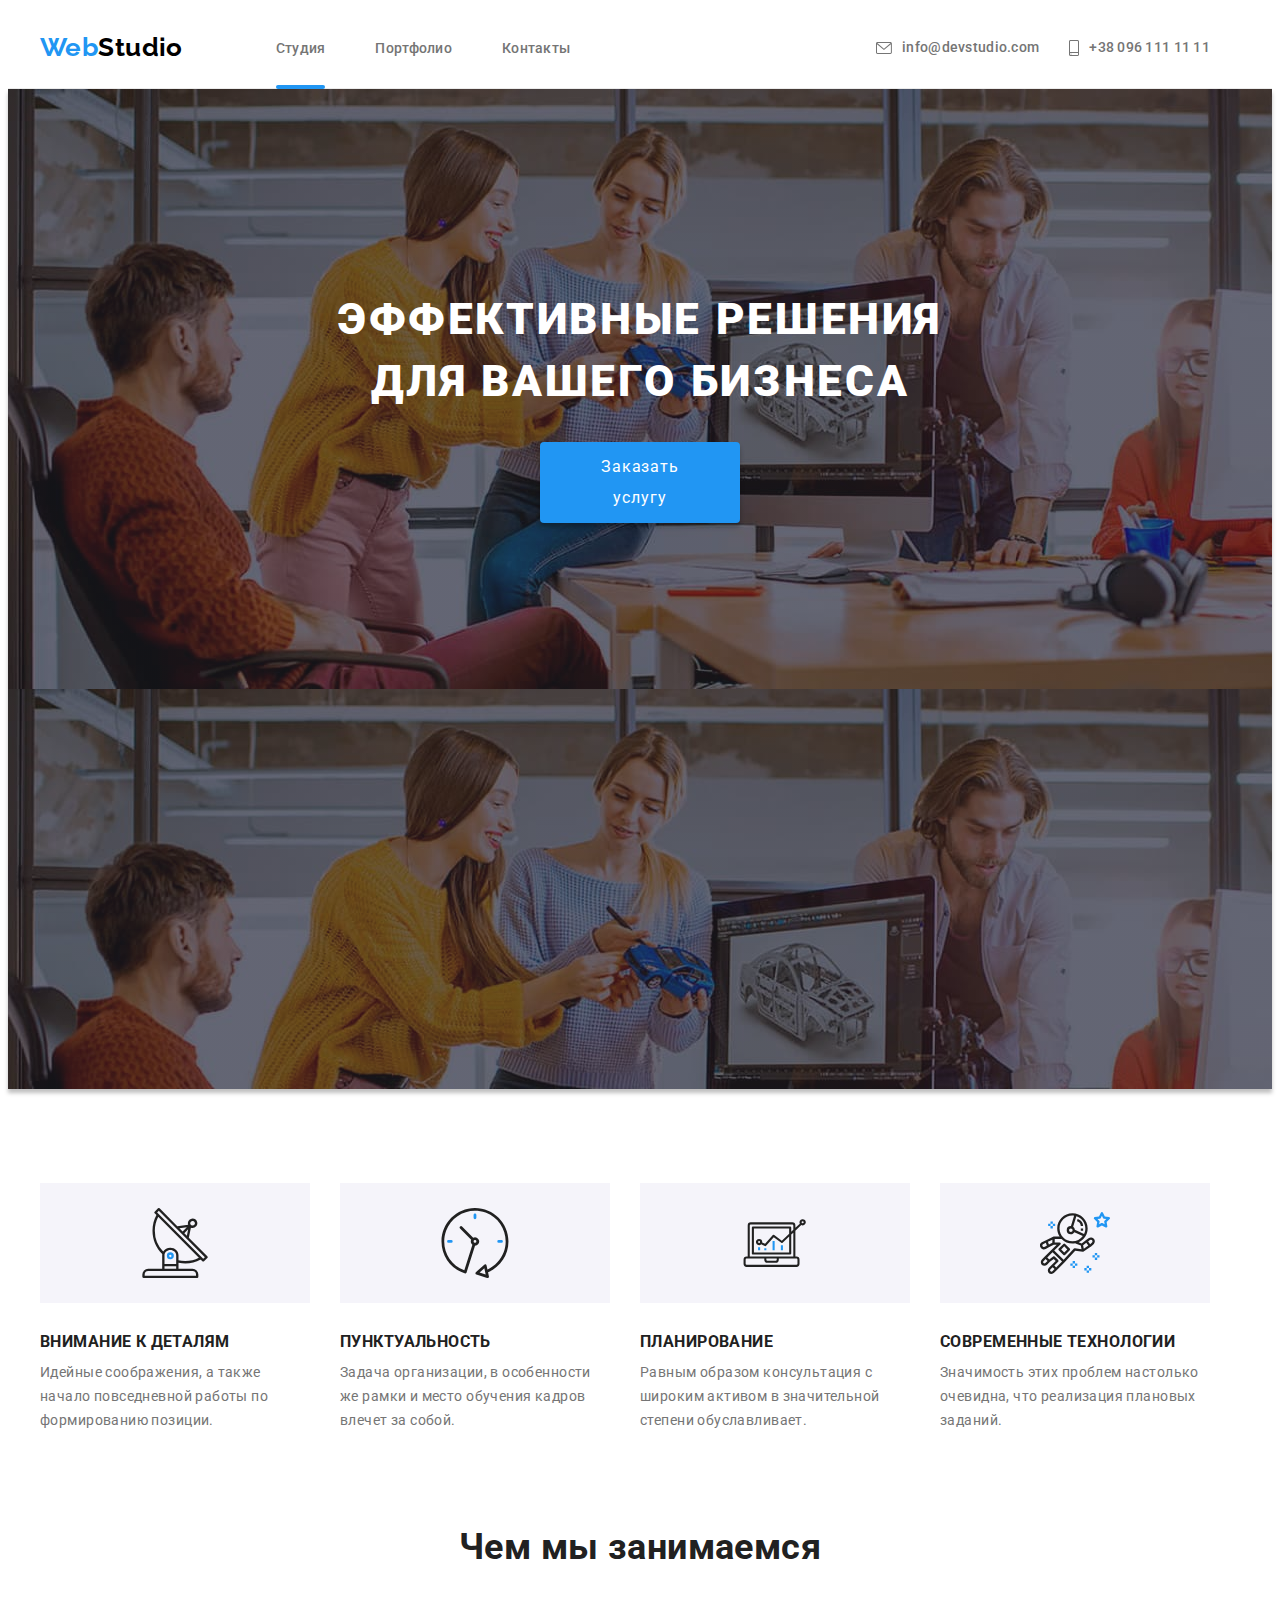
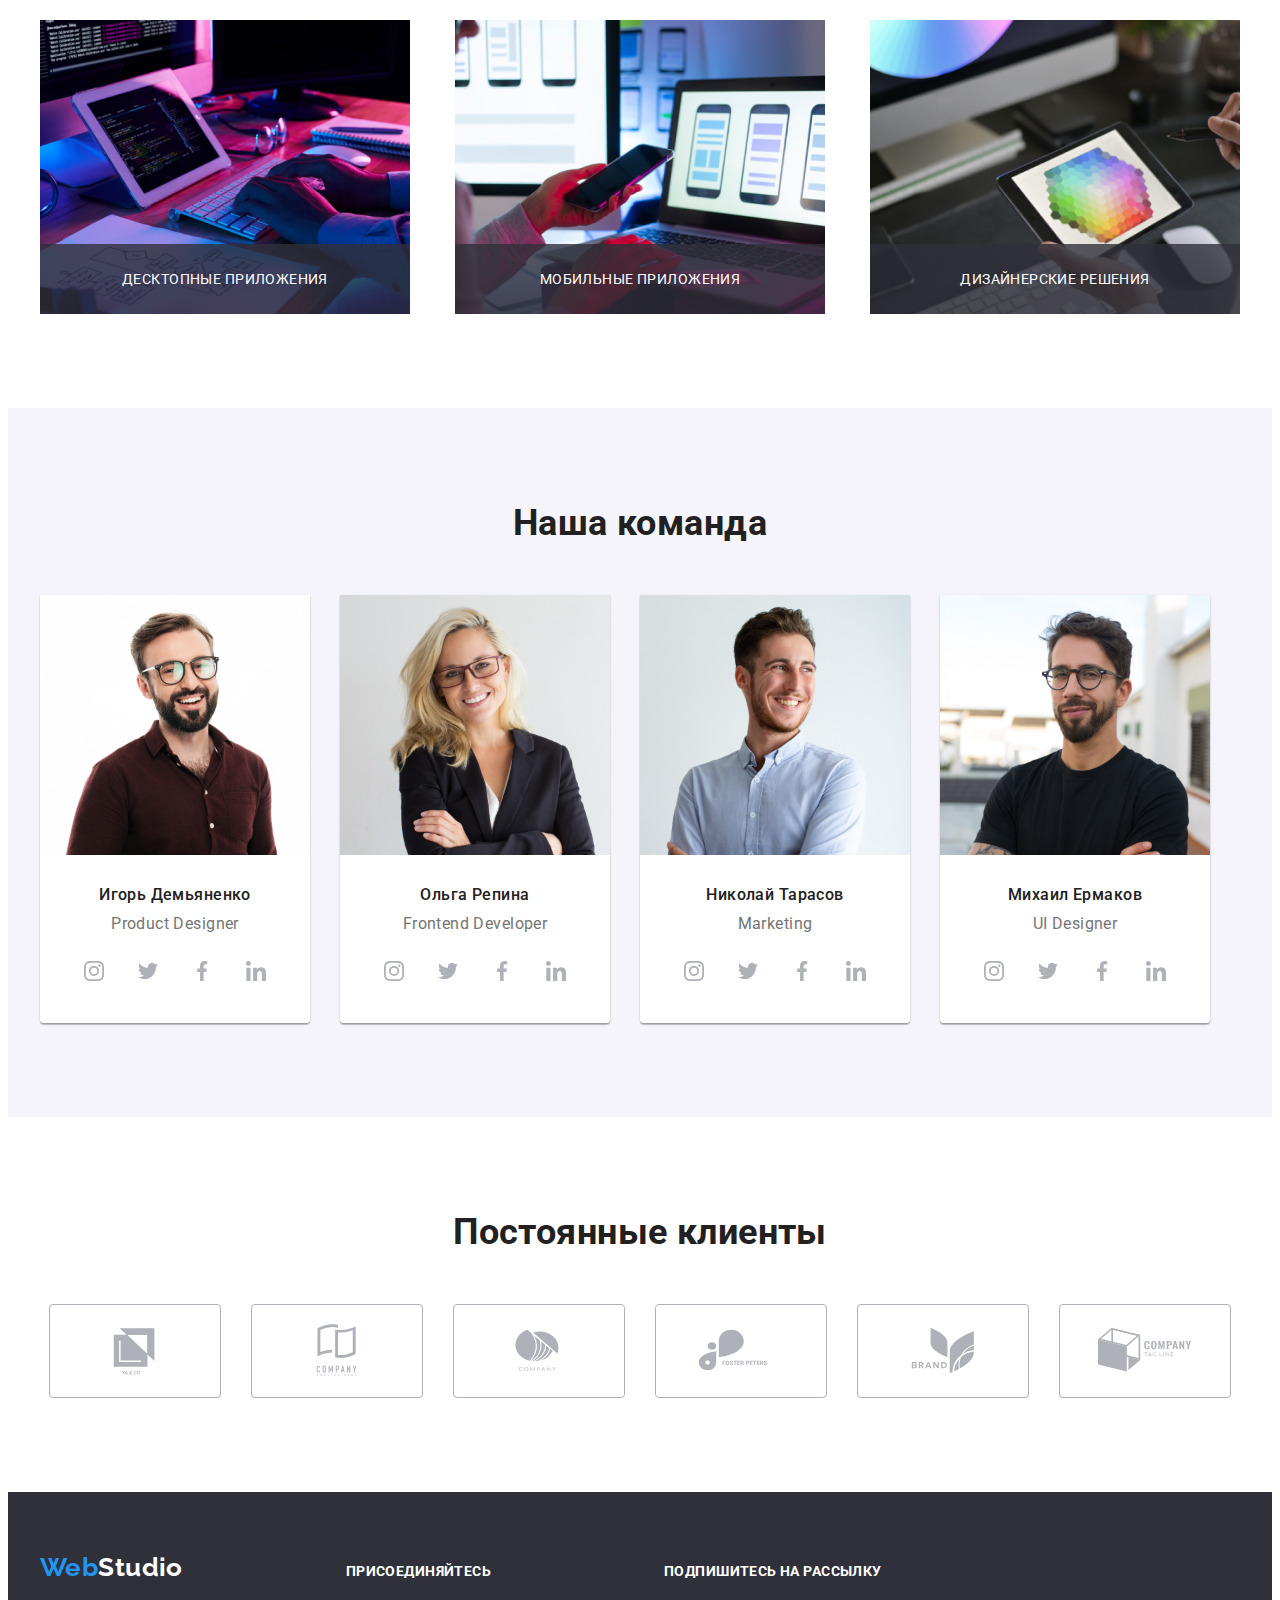
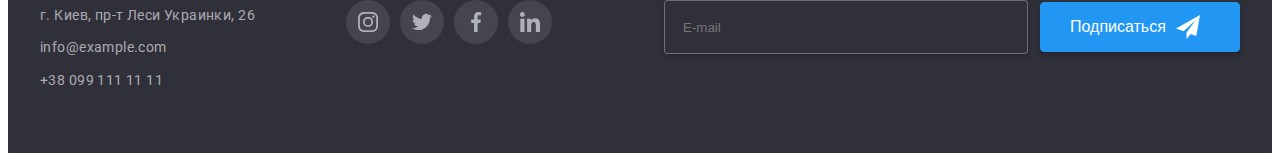
<file: index.html>
<!DOCTYPE html>
<html lang="ru">
<head>
    <meta charset="UTF-8">
    <meta http-equiv="X-UA-Compatible" content="IE=edge">
    <meta name="viewport" content="width=device-width, initial-scale=1.0">
    <title>Document</title>
    <link href="https://fonts.googleapis.com/css2?family=Raleway:wght@700&family=Roboto:wght@400;500;700;900&display=swap"
    rel="stylesheet">
    <link rel="stylesheet" href="https://cdnjs.cloudflare.com/ajax/libs/modern-normalize/1.1.0/modern-normalize.min.css"
        integrity="sha512-wpPYUAdjBVSE4KJnH1VR1HeZfpl1ub8YT/NKx4PuQ5NmX2tKuGu6U/JRp5y+Y8XG2tV+wKQpNHVUX03MfMFn9Q=="
        crossorigin="anonymous" referrerpolicy="no-referrer" />
    <link rel="stylesheet" href="css/main.min.css">
</head>
<body>
    <header class="header">
        <!--Главная строка навигации-->
        <div class="container navbar">
            <a class="logo logo__text" href="/"><span class="logo__web">Web</span>Studio</a>
            <nav class="navbox"> 
                <ul class="site-nav">
                    <li class="site-nav__item"><a class="site-nav__link site-nav__link--current" href="">Студия</a></li>
                    <li class="site-nav__item"><a class="site-nav__link" href="./portfolio.html">Портфолио</a></li>
                    <li class="site-nav__item"><a class="site-nav__link" href="">Контакты</a></li>
                </ul>
            </nav>
                <ul class="contactbox">
                    <li>
                        <a class="contactbox__link contactbox--accent" href="mailto:info@devstudio.com">
                        <svg class="contactbox__icon" width="16" height="12">
                            <use href='./img/icons.svg#icon-envelope'></use>
                        </svg>
                        info@devstudio.com</a>  
                    </li>
                    <li>
                        <a class="contactbox__link contactbox--accent" href="tel:+380961111111">
                        <svg class="contactbox__icon" width="10" height="16">
                            <use href='./img/icons.svg#icon-smartphone'></use>
                        </svg>
                        +38 096 111 11 11</a>
                    </li>
                </ul>
        </div>
    </header>

    <main>
        <!--Герой-->
        <section class="hero-section">
            <div class="container">
                <h1 class="section-text">Эффективные решения<br> для вашего бизнеса</h1>
                <button data-modal-open class="hero-button" type="button">Заказать услугу</button>
            </div>
            <div class="backdrop is-hidden" data-modal>
                <div class="modal">
                    <button data-modal-close class="modal-button modal__button">
                    <svg class="icon-close" width="11" height="11">
                        <use href="img/icons.svg#icon-Vector"></use>
                    </svg>
                    </button>
                    <b class="modal__text">Оставьте свои данные, мы вам перезвоним</b>
                    <form class="modal-form">
                        <label class="modal-form__input-box">
                            Имя
                            <input type="text" name="name" class="modal-form__input" required/>
                            <svg class="modal-form__input-icon">
                                <use href="img/icons.svg#icon-person-black-18dp"></use>
                            </svg>
                        </label>
                        <label class="modal-form__input-box">
                            Телефон
                            <input type="tel" name="tel"  class="modal-form__input" pattern="[0-9]{10}" required/>
                            <svg class="modal-form__input-icon">
                                <use href="img/icons.svg#icon-phone-black-18dp"></use>
                            </svg>
                        </label>
                        <label class="modal-form__input-box">
                            Почта
                            <input type="email" name="email" class="modal-form__input" required/>
                            <svg class="modal-form__input-icon">
                                <use href="img/icons.svg#icon-email-black-18dp"></use>
                            </svg>
                        </label>
                        <label class="modal-form__input-box">
                            Комментарий
                            <textarea name="comment" id="#" class="modal-form__textarea" placeholder="Введите текст"></textarea>
                        </label>
                        <input type="checkbox" class="modal-form__checkbox" id="policy-check">
                        <label class="modal-form__box" for="policy-check">
                            Соглашаюсь с рассылкой и принимаю &nbsp; <a href="">Условия договора</a>
                        </label>
                        <button type="submit" class="modal-form__submit submit-btn">Отправить</button>
                        
                    </form>
                </div>
            </div>
        </section>
        
        <!--Наши преимущества-->     
        <section class="section adv">
            <div class="container">
                <h2 class="section-title">Наши преимущества</h2>
                <ul class="advantage">
                    <li class="advantage__item">
                        <div class="advantage__icon">
                            <svg class="advantage__icon-antenna" width="70" height="70">
                                <use href='./img/icons.svg#icon-antenna'></use>
                            </svg>
                        </div>
                        <h3 class="advantage__title">Внимание к деталям</h3>
                        <p class="advantage__text">Идейные соображения, а также начало повседневной работы по формированию позиции.</p>
                    </li>
                    <li class="advantage__item">
                        <div class="advantage__icon">
                            <svg class="advantage__icon-clock" width="70" height="70">
                                <use href='./img/icons.svg#icon-clock'></use>
                            </svg>
                        </div>
                        <h3 class="advantage__title">Пунктуальность</h3>
                        <p class="advantage__text">Задача организации, в особенности же рамки и место обучения кадров влечет за собой.</p>
                    </li>
                    <li class="advantage__item">
                        <div class="advantage__icon">
                            <svg class="advantage__icon-diagram" width="70" height="70">
                                <use href='./img/icons.svg#icon-diagram'></use>
                            </svg>
                        </div>
                        <h3 class="advantage__title">Планирование</h3>
                        <p class="advantage__text">Равным образом консультация с широким активом в значительной степени обуславливает.</p>
                    </li>
                    <li class="advantage__item">
                        <div class="advantage__icon">
                            <svg class="advantage__icon-astronaut" width="70" height="70">
                                <use href='./img/icons.svg#icon-astronaut'></use>
                            </svg>
                        </div>
                        <h3 class="advantage__title">Современные технологии</h3>
                        <p class="advantage__text">Значимость этих проблем настолько очевидна, что реализация плановых заданий.</p>
                    </li>
                </ul>
            </div>
        </section>

        <!--Чем мы занимаемся-->
        <section class="section">
            <div class="container">
                <h2 class="section-directions-title">Чем мы занимаемся</h2>
                <ul class="directions">
                    <li class="directions__item">
                        <img class="directions__img" src="./img/box1.jpg" alt="box1" width="370">
                        <p class="directions__text">ДЕСКТОПНЫЕ ПРИЛОЖЕНИЯ</p>
                    </li>
                    <li class="directions__item">
                        <img class="directions__img" src="./img/box2.jpg" alt="box2" width="370">
                        <p class="directions__text">МОБИЛЬНЫЕ ПРИЛОЖЕНИЯ</p>
                    </li>
                    <li class="directions__item">
                        <img class="directions__img" src="./img/box3.jpg" alt="box3" width="370">
                        <p class="directions__text">ДИЗАЙНЕРСКИЕ РЕШЕНИЯ</p>
                    </li>
                </ul>
            </div>
        </section>

        <!--Наша команда-->
        <section class="our-team-section">
            <div class="container">
            <h2 class="our-team-title">Наша команда</h2>
            <ul class="person">          
                <li class="person__item">
                    <img src="./img/teamcard1.jpg" alt="team card 1" width="270">
                    <div class="person__card">
                        <h3 class="person__name">Игорь Демьяненко</h3>
                        <p class="person__profession">Product Designer</p>
                        <ul class="social-list">
                            <li class="social-list__item">
                                <a href="" class="social-list__link" aria-label="instagram">
                                    <svg class="social-list__icon" width="20">
                                        <use href="img/icons.svg#icon-instagram"></use>
                                    </svg>
                                </a>
                            </li>
                            <li class="social-list__item">
                                <a href="" class="social-list__link" aria-label="twitter">
                                    <svg class="social-list__icon" width="20">
                                        <use href="img/icons.svg#icon-twitter"></use>
                                    </svg>
                                </a>
                            </li>
                            <li class="social-list__item">
                                <a href="" class="social-list__link" aria-label="facebook">
                                    <svg class="social-list__icon" width="20">
                                        <use href="img/icons.svg#icon-facebook"></use>
                                    </svg>
                                </a>
                            </li>
                            <li class="social-list__item">
                                <a href="" class="social-list__link" aria-label="linkedin">
                                    <svg class="social-list__icon" width="20">
                                        <use href="img/icons.svg#icon-linkedin"></use>
                                    </svg>
                                </a>
                            </li>
                        </ul>
                    </div>
                </li>   
                <li class="person__item">
                    <img src="./img/teamcard2.jpg" alt="team card 2" width="270">
                    <div class="person__card">
                        <h3 class="person__name">Ольга Репина</h3>
                        <p class="person__profession">Frontend Developer</p>
                        <ul class="social-list">
                            <li class="social-list__item">
                                <a href="" class="social-list__link" aria-label="instagram">
                                    <svg class="social-list__icon" width="20">
                                        <use href="img/icons.svg#icon-instagram"></use>
                                    </svg>
                                </a>
                            </li>
                            <li class="social-list__item">
                                <a href="" class="social-list__link" aria-label="twitter">
                                    <svg class="social-list__icon" width="20">
                                        <use href="img/icons.svg#icon-twitter"></use>
                                    </svg>
                                </a>
                            </li>
                            <li class="social-list__item">
                                <a href="" class="social-list__link" aria-label="facebook">
                                    <svg class="social-list__icon" width="20">
                                        <use href="img/icons.svg#icon-facebook"></use>
                                    </svg>
                                </a>
                            </li>
                            <li class="social-list__item">
                                <a href="" class="social-list__link" aria-label="linkedin">
                                    <svg class="social-list__icon" width="20">
                                        <use href="img/icons.svg#icon-linkedin"></use>
                                    </svg>
                                </a>
                            </li>
                        </ul>
                    </div>                
                </li>
                <li class="person__item">
                    <img src="./img/teamcard3.jpg" alt="team card 3" width="270">
                    <div class="person__card">
                        <h3 class="person__name">Николай Тарасов</h3>
                        <p class="person__profession">Marketing</p>
                        <ul class="social-list">
                            <li class="social-list__item">
                                <a href="" class="social-list__link" aria-label="instagram">
                                    <svg class="social-list__icon" width="20">
                                        <use href="img/icons.svg#icon-instagram"></use>
                                    </svg>
                                </a>
                            </li>
                            <li class="social-list__item">
                                <a href="" class="social-list__link" aria-label="twitter">
                                    <svg class="social-list__icon" width="20">
                                        <use href="img/icons.svg#icon-twitter"></use>
                                    </svg>
                                </a>
                            </li>
                            <li class="social-list__item">
                                <a href="" class="social-list__link" aria-label="facebook">
                                    <svg class="social-list__icon" width="20">
                                        <use href="img/icons.svg#icon-facebook"></use>
                                    </svg>
                                </a>
                            </li>
                            <li class="social-list__item">
                                <a href="" class="social-list__link" aria-label="linkedin">
                                    <svg class="social-list__icon" width="20">
                                        <use href="img/icons.svg#icon-linkedin"></use>
                                    </svg>
                                </a>
                            </li>
                        </ul>
                    </div>                   
                </li>
                <li class="person__item">
                    <img src="./img/teamcard4.jpg" alt="team card 4" width="270">
                    <div class="person__card">
                        <h3 class="person__name">Михаил Ермаков</h3>
                        <p class="person__profession">UI Designer</p>
                        <ul class="social-list">
                            <li class="social-list__item">
                                <a href="" class="social-list__link" aria-label="instagram">
                                    <svg class="social-list__icon" width="20">
                                        <use href="img/icons.svg#icon-instagram"></use>
                                    </svg>
                                </a>
                            </li>
                            <li class="social-list__item">
                                <a href="" class="social-list__link" aria-label="twitter">
                                    <svg class="social-list__icon" width="20">
                                        <use href="img/icons.svg#icon-twitter"></use>
                                    </svg>
                                </a>
                            </li>
                            <li class="social-list__item">
                                <a href="" class="social-list__link" aria-label="facebook">
                                    <svg class="social-list__icon" width="20">
                                        <use href="img/icons.svg#icon-facebook"></use>
                                    </svg>
                                </a>
                            </li>
                            <li class="social-list__item">
                                <a href="" class="social-list__link" aria-label="linkedin">
                                    <svg class="social-list__icon" width="20">
                                        <use href="img/icons.svg#icon-linkedin"></use>
                                    </svg>     
                                </a>
                            </li>
                        </ul>
                    </div> 
                </li>
            </ul>
            </div>
        </section>
        <section class="section">
            <div class="container">
                <h2 class="title-clients">Постоянные клиенты</h2>
                <ul class="clients">
                    <li class="clients__item">
                    <a class="clients__link" href="">
                        <svg class="clients__logo" width="106">
                            <use href="img/icons.svg#icon-Client1"></use>
                        </svg>
                    </a>
                    </li>
                    <li class="clients__item">
                        <a class="clients__link" href="">
                            <svg class="clients__logo" width="106">
                                <use href="img/icons.svg#icon-Client2"></use>
                            </svg>
                        </a>
                    </li>
                    <li class="clients__item">
                        <a class="clients__link" href="">
                            <svg class="clients__logo" width="106">
                                <use href="img/icons.svg#icon-Client3"></use>
                            </svg>
                        </a>
                    </li>
                    <li class="clients__item">
                        <a class="clients__link" href="">
                            <svg class="clients__logo" width="106">
                                <use href="img/icons.svg#icon-Client4"></use>
                            </svg>
                        </a>  
                    </li>
                    <li class="clients__item">
                        <a class="clients__link" href="">
                            <svg class="clients__logo" width="106">
                                <use href="img/icons.svg#icon-Client5"></use>
                            </svg>
                        </a> 
                    </li>
                    <li class="clients__item">
                        <a class="clients__link" href="">
                            <svg class="clients__logo" width="106">
                                <use href="img/icons.svg#icon-Client6"></use>
                            </svg>
                        </a>  
                    </li>
                </ul>
            </div>
        </section>
    </main>

    <!--Контакты-->   
    <footer class="footer-section">
        <div class="container footer">
            <div class="logo">
                <a class="logo__text logo__text--footer" href="/"><span class="logo__web">Web</span>Studio</a>
                <address class="address--text">
                    <ul>
                        <li class="address__item"><a class="address__link" href="">г. Киев, пр-т Леси Украинки, 26</a></li>
                        <li class="address__item"><a class="address__link" href="mailto:info@example.com">info@example.com</a></li>
                        <li class="address__item"><a class="address__link" href="tel:+380991111111">+38 099 111 11 11</a></li>
                    </ul>
                </address>
            </div>
            <div class="footer-social">  
            <h3 class="footer-social-title">ПРИСОЕДИНЯЙТЕСЬ</h3>
            <ul class="social-list">
                <li class="social-list__item">
                    <a href="#" class="social-list__link social-list__link--bgr" aria-label="instagram">
                        <svg class="social-list__icon" width="20">
                            <use href="img/icons.svg#icon-instagram"></use>
                        </svg>
                    </a>
                </li>
                <li class="social-list__item">
                    <a href="#" class="social-list__link social-list__link--bgr" aria-label="twitter">
                        <svg class="social-list__icon" width="20">
                            <use href="img/icons.svg#icon-twitter"></use>
                        </svg>
                    </a>
                </li>
                <li class="social-list__item">
                    <a href="#" class="social-list__link social-list__link--bgr" aria-label="facebook">
                        <svg class="social-list__icon" width="20">
                            <use href="img/icons.svg#icon-facebook"></use>
                        </svg>
                    </a>
                </li>
                <li class="social-list__item">
                    <a href="#" class="social-list__link social-list__link--bgr" aria-label="linkedin">
                        <svg class="social-list__icon" width="20">
                            <use href="img/icons.svg#icon-linkedin"></use>
                        </svg>
                    </a>
                </li>
            </ul>
            </div>
            <form class="form-email">
              <h3 class="footer-social-title">ПОДПИШИТЕСЬ НА РАССЫЛКУ</h3>
                <div class="submit">
                    <label for="E-mail"></label>
                    <input type="email" class="submit__input" name="E-mail" id="E-mail" placeholder="E-mail" />
                    <button type="submit" class="submit__button">Подписаться
                        <svg class="submit__icon" width="24">
                            <use href="img/icons.svg#icon-send"></use>
                        </svg>
                    </button>
                </div>
            </form>
        </div>
    </footer>
<script src="./js/modal.js"></script>
</body>
</html>
</file>
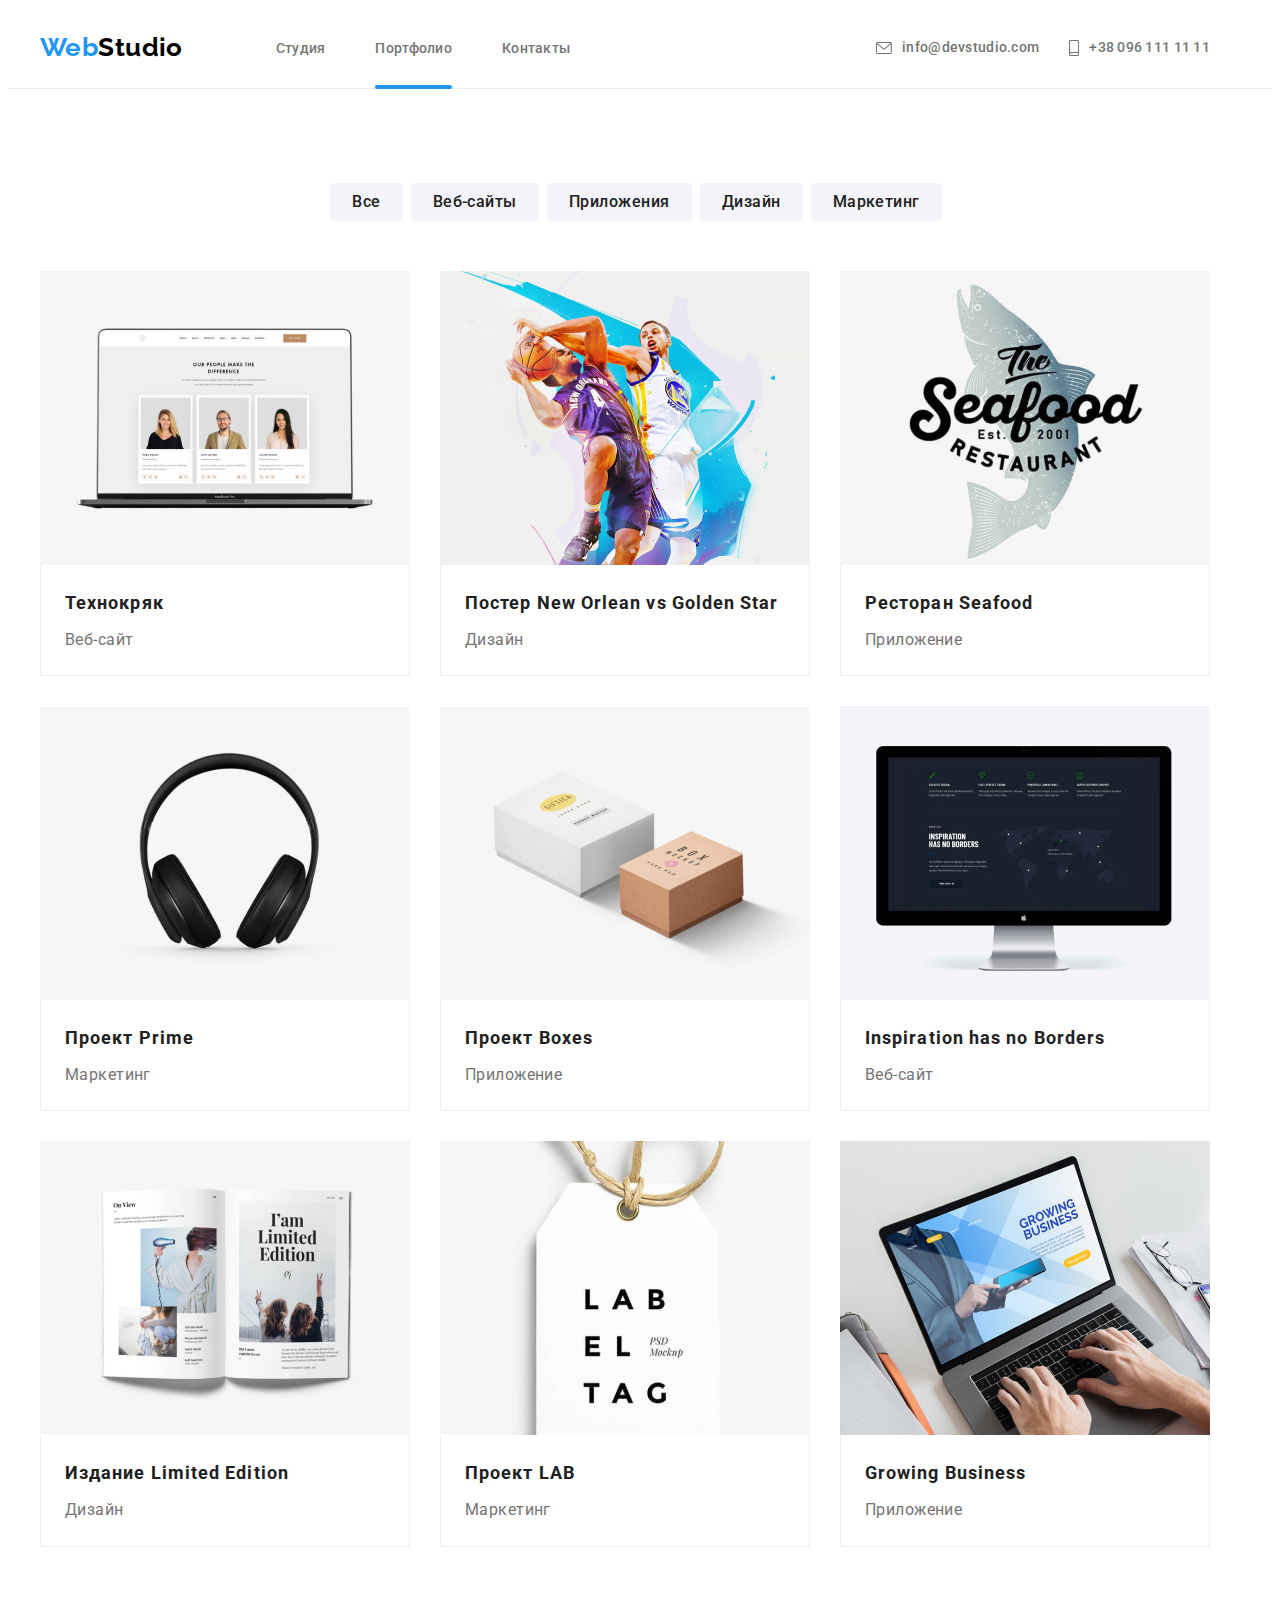
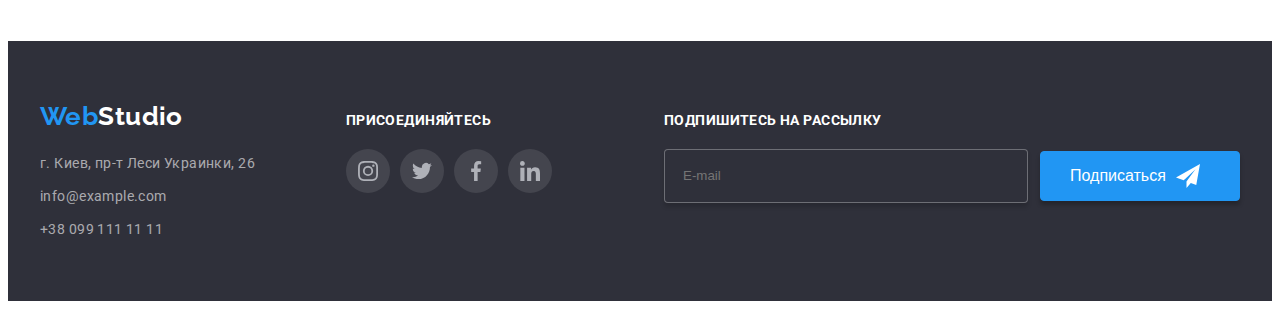
<file: portfolio.html>
<!DOCTYPE html>
<html lang="ru">

<head>
    <meta charset="UTF-8">
    <meta http-equiv="X-UA-Compatible" content="IE=edge">
    <meta name="viewport" content="width=device-width, initial-scale=1.0">
    <title>Document</title>
    <link
        href="https://fonts.googleapis.com/css2?family=Raleway:wght@700&family=Roboto:wght@400;500;700;900&display=swap"
        rel="stylesheet">
    <link rel="stylesheet" href="https://cdnjs.cloudflare.com/ajax/libs/modern-normalize/1.1.0/modern-normalize.min.css"
        integrity="sha512-wpPYUAdjBVSE4KJnH1VR1HeZfpl1ub8YT/NKx4PuQ5NmX2tKuGu6U/JRp5y+Y8XG2tV+wKQpNHVUX03MfMFn9Q=="
        crossorigin="anonymous" referrerpolicy="no-referrer" />
    <link rel="stylesheet" href="css/main.min.css">
</head>

<body>
    <header class="header">
        <!--Главная строка навигации-->
        <div class="container navbar">
            <a class="logo logo__text" href="/"><span class="logo__web">Web</span>Studio</a>
            <nav class="navbox">
                <ul class="site-nav">
                    <li class="site-nav__item"><a class="site-nav__link" href="./index.html">Студия</a></li>
                    <li class="site-nav__item"><a class="site-nav__link site-nav__link--current" href="">Портфолио</a>
                    </li>
                    <li class="site-nav__item"><a class="site-nav__link" href="">Контакты</a></li>
                </ul>
            </nav>
            <ul class="contactbox">
                <li>
                    <a class="contactbox__link contactbox--accent" href="mailto:info@devstudio.com">
                        <svg class="contactbox__icon" width="16" height="12">
                            <use href='./img/icons.svg#icon-envelope'></use>
                        </svg>
                        info@devstudio.com</a>
                </li>
                <li>
                    <a class="contactbox__link contactbox--accent" href="tel:+380961111111">
                        <svg class="contactbox__icon" width="10" height="16">
                            <use href='./img/icons.svg#icon-smartphone'></use>
                        </svg>
                        +38 096 111 11 11</a>
                </li>
            </ul>
        </div>
    </header>
    <main>
        <!--Портфолио-->
        <section class="section">
            <div class="container">
                <!--Фильтр-->
                <h1 class="projects-title">Наши проекты</h1>
                <ul class="projects-button">
                    <li class="projects-button__items">
                        <button class="projects-button__btn" type="button">Все</button>
                    </li>
                    <li class="projects-button__items">
                        <button class="projects-button__btn" type="button">Веб-сайты</button>
                    </li>
                    <li class="projects-button__items">
                        <button class="projects-button__btn" type="button">Приложения</button>
                    </li>
                    <li class="projects-button__items">
                        <button class="projects-button__btn" type="button">Дизайн</button>
                    </li>
                    <li class="projects-button__items">
                        <button class="projects-button__btn" type="button">Маркетинг</button>
                    </li>
                </ul>
                <!--Проекты-->
                <ul class="projects">
                    <li class="projects__item">
                        <a class="projects__link" href="#">
                            <div class="projects__overlay">
                                <img src="./img/img.jpg" alt="img" width="370">
                                <div class="projects__description">
                                    <p>Технокряк это современная площадка распространения коронавируса. Компании
                                        используют эту платформу для цифрового шпионажа и атак на защищенные сервера
                                        конкурентов.</p>
                                </div>
                            </div>
                            <div class="projects__card-contents">
                                <h2 class="projects__title">Технокряк</h2>
                                <p>Веб-сайт</p>
                            </div>
                        </a>
                    </li>
                    <li class="projects__item">
                        <a class="projects__link" href="">
                            <div class="projects__overlay">
                                <img src="./img/img1.jpg" alt="img1" width="370">
                                <div class="projects__description">
                                    <p>Технокряк это современная площадка распространения коронавируса. Компании
                                        используют эту платформу для цифрового
                                        шпионажа и атак на защищенные сервера конкурентов.</p>
                                </div>
                            </div>
                            <div class="projects__card-contents">
                                <h2 class="projects__title">Постер New Orlean vs Golden Star</h2>
                                <p>Дизайн</p>
                            </div>
                        </a>
                    </li>
                    <li class="projects__item">
                        <a class="projects__link" href="">
                            <div class="projects__overlay">
                                <img src="./img/img2.jpg" alt="img2" width="370">
                                <div class="projects__description">
                                    <p>Технокряк это современная площадка распространения коронавируса. Компании
                                        используют эту платформу для цифрового
                                        шпионажа и атак на защищенные сервера конкурентов.</p>
                                </div>
                            </div>
                            <div class="projects__card-contents">
                                <h2 class="projects__title">Ресторан Seafood</h2>
                                <p>Приложение</p>
                            </div>
                        </a>
                    </li>
                    <li class="projects__item">
                        <a class="projects__link" href="">
                            <div class="projects__overlay">
                                <img src="./img/img3.jpg" alt="img3" width="370">
                                <div class="projects__description">
                                    <p>Технокряк это современная площадка распространения коронавируса. Компании
                                        используют эту платформу для цифрового
                                        шпионажа и атак на защищенные сервера конкурентов.</p>
                                </div>
                            </div>
                            <div class="projects__card-contents">
                                <h2 class="projects__title">Проект Prime</h2>
                                <p>Маркетинг</p>
                            </div>
                        </a>
                    </li>
                    <li class="projects__item">
                        <a class="projects__link" href="">
                            <div class="projects__overlay">
                                <img src="./img/img4.jpg" alt="img4" width="370">
                                <div class="projects__description">
                                    <p>Технокряк это современная площадка распространения коронавируса. Компании
                                        используют эту платформу для цифрового
                                        шпионажа и атак на защищенные сервера конкурентов.</p>
                                </div>
                            </div>
                            <div class="projects__card-contents">
                                <h2 class="projects__title">Проект Boxes</h2>
                                <p>Приложение</p>
                            </div>
                        </a>
                    </li>
                    <li class="projects__item">
                        <a class="projects__link" href="">
                            <div class="projects__overlay">
                                <img src="./img/img5.jpg" alt="img5" width="370">
                                <div class="projects__description">
                                    <p>Технокряк это современная площадка распространения коронавируса. Компании
                                        используют эту платформу для цифрового
                                        шпионажа и атак на защищенные сервера конкурентов.</p>
                                </div>
                            </div>
                            <div class="projects__card-contents">
                                <h2 class="projects__title">Inspiration has no Borders</h2>
                                <p>Веб-сайт</p>
                            </div>
                        </a>
                    </li>
                    <li class="projects__item">
                        <a class="projects__link" href="">
                            <div class="projects__overlay">
                                <img src="./img/img6.jpg" alt="img6" width="370">
                                <div class="projects__description">
                                    <p>Технокряк это современная площадка распространения коронавируса. Компании
                                        используют эту платформу для цифрового
                                        шпионажа и атак на защищенные сервера конкурентов.</p>
                                </div>
                            </div>
                            <div class="projects__card-contents">
                                <h2 class="projects__title">Издание Limited Edition</h2>
                                <p>Дизайн</p>
                            </div>
                        </a>
                    </li>
                    <li class="projects__item">
                        <a class="projects__link" href="">
                            <div class="projects__overlay">
                                <img src="./img/img7.jpg" alt="img7" width="370">
                                <div class="projects__description">
                                    <p>Технокряк это современная площадка распространения коронавируса. Компании
                                        используют эту платформу для цифрового
                                        шпионажа и атак на защищенные сервера конкурентов.</p>
                                </div>
                            </div>
                            <div class="projects__card-contents">
                                <h2 class="projects__title">Проект LAB</h2>
                                <p>Маркетинг</p>
                            </div>
                        </a>
                    </li>
                    <li class="projects__item">
                        <a class="projects__link" href="">
                            <div class="projects__overlay">
                                <img src="./img/img8.jpg" alt="img8" width="370">
                                <div class="projects__description">
                                    <p>Технокряк это современная площадка распространения коронавируса. Компании
                                        используют эту платформу для цифрового
                                        шпионажа и атак на защищенные сервера конкурентов.</p>
                                </div>
                            </div>
                            <div class="projects__card-contents">
                                <h2 class="projects__title">Growing Business</h2>
                                <p>Приложение</p>
                            </div>
                        </a>
                    </li>
                </ul>
            </div>
        </section>
    </main>

    <!--Контакты-->
    <footer class="footer-section">
    <div class="container footer">
        <div class="logo">
            <a class="logo__text logo__text--footer" href="/"><span class="logo__web">Web</span>Studio</a>
            <address class="address--text">
                <ul>
                    <li class="address__item"><a class="address__link" href="">г. Киев, пр-т Леси Украинки, 26</a></li>
                    <li class="address__item"><a class="address__link"
                            href="mailto:info@example.com">info@example.com</a></li>
                    <li class="address__item"><a class="address__link" href="tel:+380991111111">+38 099 111 11 11</a>
                    </li>
                </ul>
            </address>
        </div>
        <div class="footer-social">
            <h3 class="footer-social-title">ПРИСОЕДИНЯЙТЕСЬ</h3>
            <ul class="social-list">
                <li class="social-list__item">
                    <a href="#" class="social-list__link social-list__link--bgr" aria-label="instagram">
                        <svg class="social-list__icon" width="20">
                            <use href="img/icons.svg#icon-instagram"></use>
                        </svg>
                    </a>
                </li>
                <li class="social-list__item">
                    <a href="#" class="social-list__link social-list__link--bgr" aria-label="twitter">
                        <svg class="social-list__icon" width="20">
                            <use href="img/icons.svg#icon-twitter"></use>
                        </svg>
                    </a>
                </li>
                <li class="social-list__item">
                    <a href="#" class="social-list__link social-list__link--bgr" aria-label="facebook">
                        <svg class="social-list__icon" width="20">
                            <use href="img/icons.svg#icon-facebook"></use>
                        </svg>
                    </a>
                </li>
                <li class="social-list__item">
                    <a href="#" class="social-list__link social-list__link--bgr" aria-label="linkedin">
                        <svg class="social-list__icon" width="20">
                            <use href="img/icons.svg#icon-linkedin"></use>
                        </svg>
                    </a>
                </li>
            </ul>
        </div>
        <form class="form-email">
            <h3 class="footer-social-title">ПОДПИШИТЕСЬ НА РАССЫЛКУ</h3>
            <div class="submit">
                <label for="E-mail"></label>
                <input type="email" class="submit__input" name="E-mail" id="E-mail" placeholder="E-mail" />
                <button type="submit" class="submit__button">Подписаться
                    <svg class="submit__icon" width="24">
                        <use href="img/icons.svg#icon-send"></use>
                    </svg>
                </button>
            </div>
        </form>
    </div>
</footer>
</body>
</html>
</file>
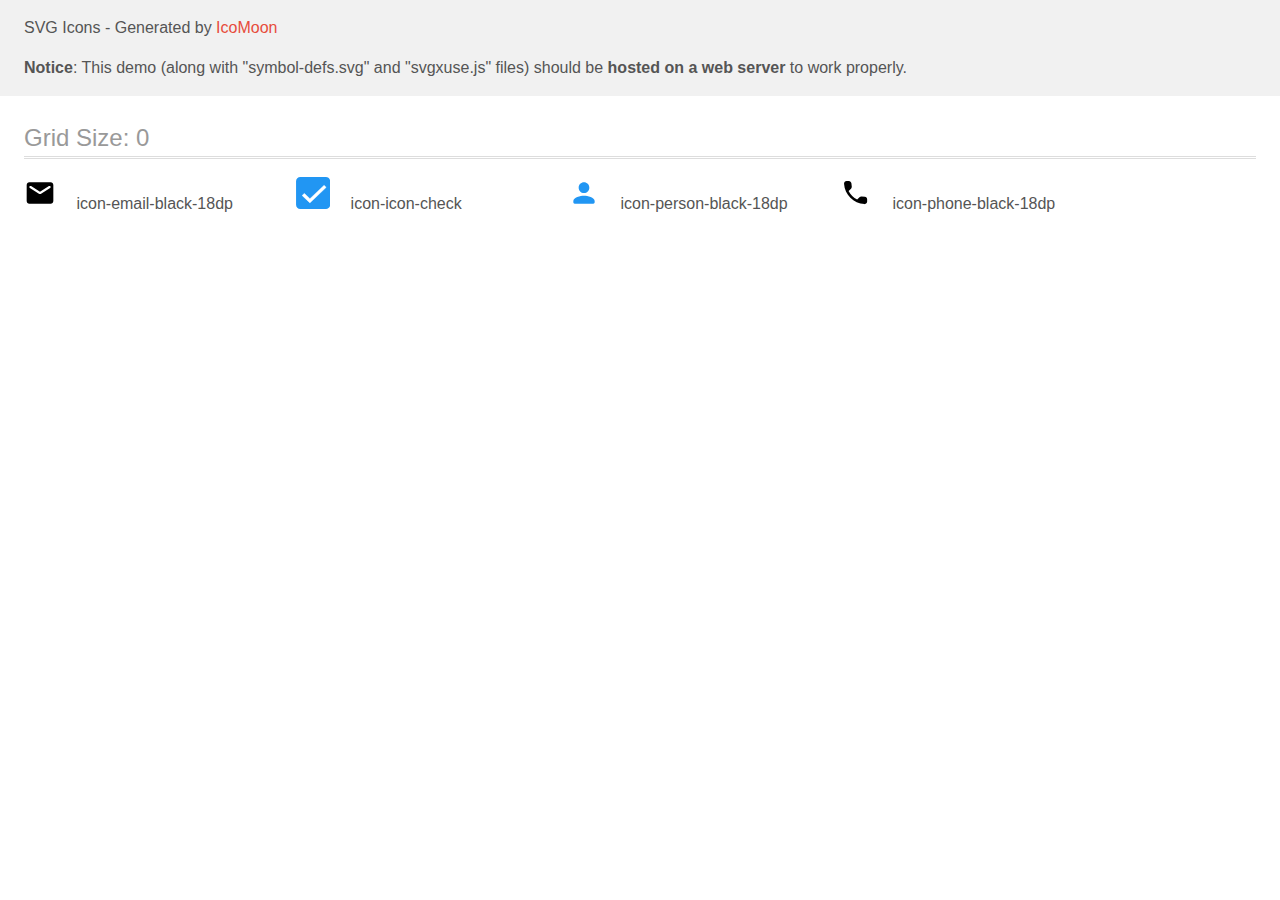
<file: img/icomoon/demo-external-svg.html>
<!doctype html>
<html>
<head>
    <title>IcoMoon - SVG Icons</title>
    <meta charset="utf-8">
    <meta name="viewport" content="width=device-width, initial-scale=1">
    <link rel="stylesheet" href="demo-files/demo.css">
    <link rel="stylesheet" href="style.css">
</head>
<body>
<header class="bgc1 clearfix">
<div class="mhl">
    <p>SVG Icons - Generated by <a href="https://icomoon.io/app">IcoMoon</a></p><p><strong>Notice</strong>: This demo (along with "symbol-defs.svg" and "svgxuse.js" files) should be <b>hosted on a web server</b> to work properly.</p>
</div>
</header>
    <div class="clearfix mhl ptl">
        <h1 class="mvm mtn fgc1">Grid Size: 0</h1>
        <div class="glyph fs1">
            <div class="clearfix pbs">
                <svg class="icon icon-email-black-18dp"><use xlink:href="symbol-defs.svg#icon-email-black-18dp"></use></svg><span class="name"> icon-email-black-18dp</span>
            </div>
        </div>
        <div class="glyph fs1">
            <div class="clearfix pbs">
                <svg class="icon icon-icon-check"><use xlink:href="symbol-defs.svg#icon-icon-check"></use></svg><span class="name"> icon-icon-check</span>
            </div>
        </div>
        <div class="glyph fs1">
            <div class="clearfix pbs">
                <svg class="icon icon-person-black-18dp"><use xlink:href="symbol-defs.svg#icon-person-black-18dp"></use></svg><span class="name"> icon-person-black-18dp</span>
            </div>
        </div>
        <div class="glyph fs1">
            <div class="clearfix pbs">
                <svg class="icon icon-phone-black-18dp"><use xlink:href="symbol-defs.svg#icon-phone-black-18dp"></use></svg><span class="name"> icon-phone-black-18dp</span>
            </div>
        </div>
  </div>
<script defer src="svgxuse.js"></script>
</body>
</html>
</file>
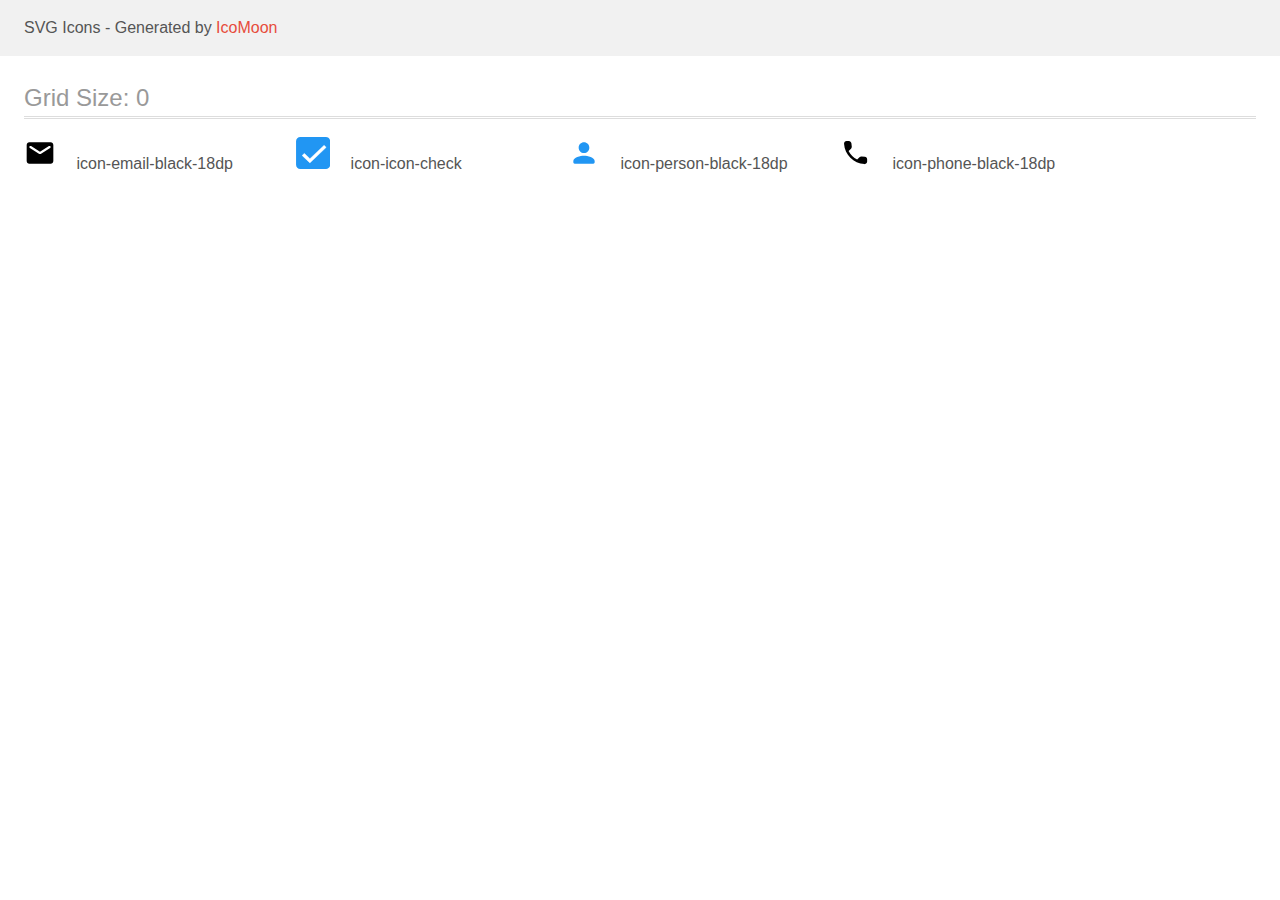
<file: img/icomoon/demo.html>
<!doctype html>
<html>
<head>
    <title>IcoMoon - SVG Icons</title>
    <meta charset="utf-8">
    <meta name="viewport" content="width=device-width, initial-scale=1">
    <link rel="stylesheet" href="demo-files/demo.css">
    <link rel="stylesheet" href="style.css">
</head>
<body>
<svg aria-hidden="true" style="position: absolute; width: 0; height: 0; overflow: hidden;" version="1.1" xmlns="http://www.w3.org/2000/svg" xmlns:xlink="http://www.w3.org/1999/xlink">
<defs>
<symbol id="icon-email-black-18dp" viewBox="0 0 32 32">
<path d="M26.667 5.333h-21.333c-1.467 0-2.652 1.2-2.652 2.667l-0.014 16c0 1.467 1.2 2.667 2.667 2.667h21.333c1.467 0 2.667-1.2 2.667-2.667v-16c0-1.467-1.2-2.667-2.667-2.667zM26.133 11.001l-9.426 5.892c-0.201 0.126-0.446 0.2-0.708 0.2s-0.506-0.075-0.713-0.204l0.006 0.003-9.426-5.892c-0.336-0.201-0.557-0.562-0.557-0.975 0-0.625 0.507-1.132 1.132-1.132 0.233 0 0.449 0.070 0.629 0.19l-0.004-0.003 8.933 5.586 8.933-5.588c0.176-0.118 0.392-0.188 0.624-0.188 0.625 0 1.132 0.507 1.132 1.132 0 0.413-0.221 0.775-0.552 0.972l-0.005 0.003z"></path>
</symbol>
<symbol id="icon-icon-check" viewBox="0 0 34 32">
<path fill="#2196f3" style="fill: var(--color1, #2196f3)" d="M4.267 0h25.6c2.356 0 4.267 1.91 4.267 4.267v23.467c0 2.356-1.91 4.267-4.267 4.267h-25.6c-2.356 0-4.267-1.91-4.267-4.267v-23.467c0-2.356 1.91-4.267 4.267-4.267z"></path>
<path fill="#fff" style="fill: var(--color2, #fff); stroke: var(--color2, #fff)" stroke="#fff" stroke-linejoin="miter" stroke-linecap="butt" stroke-miterlimit="4" stroke-width="0.4267" d="M8.442 16.538l-0.147-0.141-0.147 0.139-2.057 1.95 0.162 0.156 7.605 7.253 0.147-0.141 16.171-15.426-0.162-0.154-2.029-1.935-0.147 0.141-13.98 13.325-5.417-5.167z"></path>
</symbol>
<symbol id="icon-person-black-18dp" viewBox="0 0 32 32">
<path fill="#2196f3" style="fill: var(--color1, #2196f3)" d="M16 16c2.946 0 5.333-2.388 5.333-5.333s-2.388-5.333-5.333-5.333v0c-2.946 0-5.333 2.388-5.333 5.333s2.388 5.333 5.333 5.333v0zM16 18.667c-3.561 0-10.667 1.787-10.667 5.333v1.333c0 0.732 0.599 1.333 1.333 1.333h18.667c0.732 0 1.333-0.601 1.333-1.333v-1.333c0-3.547-7.108-5.333-10.667-5.333z"></path>
</symbol>
<symbol id="icon-phone-black-18dp" viewBox="0 0 32 32">
<path d="M24.882 19.774l-3.268-0.373c-0.090-0.011-0.194-0.018-0.299-0.018-0.707 0-1.348 0.287-1.811 0.75l-2.368 2.368c-3.669-1.894-6.585-4.81-8.427-8.372l-0.051-0.108 2.382-2.377c0.463-0.463 0.75-1.103 0.75-1.81 0-0.106-0.006-0.21-0.019-0.312l0.001 0.012-0.373-3.243c-0.155-1.287-1.24-2.276-2.557-2.276-0.001 0-0.002 0-0.003 0h-2.226c-1.454 0-2.663 1.209-2.574 2.663 0.683 10.987 9.47 19.76 20.444 20.443 1.452 0.089 2.663-1.12 2.663-2.574v-2.226c0-0.004 0-0.008 0-0.012 0-1.308-0.985-2.386-2.253-2.532l-0.012-0.001z"></path>
</symbol>
</defs>
</svg>

<header class="bgc1 clearfix">
<div class="mhl">
    <p>SVG Icons - Generated by <a href="https://icomoon.io/app">IcoMoon</a></p>
</div>
</header>
    <div class="clearfix mhl ptl">
        <h1 class="mvm mtn fgc1">Grid Size: 0</h1>
        <div class="glyph fs1">
            <div class="clearfix pbs">
                <svg class="icon icon-email-black-18dp"><use xlink:href="#icon-email-black-18dp"></use></svg><span class="name"> icon-email-black-18dp</span>
            </div>
        </div>
        <div class="glyph fs1">
            <div class="clearfix pbs">
                <svg class="icon icon-icon-check"><use xlink:href="#icon-icon-check"></use></svg><span class="name"> icon-icon-check</span>
            </div>
        </div>
        <div class="glyph fs1">
            <div class="clearfix pbs">
                <svg class="icon icon-person-black-18dp"><use xlink:href="#icon-person-black-18dp"></use></svg><span class="name"> icon-person-black-18dp</span>
            </div>
        </div>
        <div class="glyph fs1">
            <div class="clearfix pbs">
                <svg class="icon icon-phone-black-18dp"><use xlink:href="#icon-phone-black-18dp"></use></svg><span class="name"> icon-phone-black-18dp</span>
            </div>
        </div>
  </div>
<script defer src="svgxuse.js"></script>
</body>
</html>
</file>
<file: img/icomoon/demo-files/demo.css>
body {
  padding: 0;
  margin: 0;
  font-family: sans-serif;
  font-size: 1em;
  line-height: 1.5;
  color: #555;
  background: #fff;
}
h1 {
  font-size: 1.5em;
  font-weight: normal;
  box-shadow: 0 1px #ddd, 0 2px #fff, 0 3px #ddd;
}
small {
  font-size: .66666667em;
}
a {
  color: #e74c3c;
  text-decoration: none;
}
a:hover, a:focus {
  box-shadow: 0 1px #e74c3c;
}
.bshadow0, input {
  box-shadow: inset 0 -2px #e7e7e7;
}
input:hover {
  box-shadow: inset 0 -2px #ccc;
}
input, fieldset {
  font-size: 1em;
  margin: 0;
  padding: 0;
  border: 0;
}
input {
  color: inherit;
  line-height: 1.5;
  height: 1.5em;
  padding: .25em 0;
}
input:focus {
  outline: none;
  box-shadow: inset 0 -2px #449fdb;
}
.glyph {
  font-size: 16px;
  margin-right: 1.5em;
  float: left;
  width: 7em;
}
svg {
  color: #000;
}
.liga {
  width: 80%;
  width: calc(100% - 2.5em);
}
.talign-right {
  text-align: right;
}
.talign-center {
  text-align: center;
}
.bgc1 {
  background: #f1f1f1;
}
.fgc0 {
  color: #000;
}
.fgc1 {
  color: #999;
}
p {
  margin-top: 1em;
  margin-bottom: 1em;
}
.mvm {
  margin-top: .75em;
  margin-bottom: .75em;
}
.mtn {
  margin-top: 0;
}
.mtl, .mal {
  margin-top: 1.5em;
}
.mbl, .mal {
  margin-bottom: 1.5em;
}
.mal, .mhl {
  margin-left: 1.5em;
  margin-right: 1.5em;
}
.mhmm {
  margin-left: 1em;
  margin-right: 1em;
}
.ptl {
  padding-top: 1.5em;
}
.pbs, .pvs {
  padding-bottom: .25em;
}
.pvs, .pts {
  padding-top: .25em;
}
.unit {
  float: left;
}
.unitRight {
  float: right;
}
.size1of2 {
  width: 50%;
}
.size1of1 {
  width: 100%;
}
.clearfix:before, .clearfix:after {
  content: " ";
  display: table;
}
.clearfix:after {
  clear: both;
}
.hidden-true {
  display: none;
}
.textbox0 {
  width: 3em;
  background: #f1f1f1;
  padding: .25em .5em;
  line-height: 1.5;
  height: 1.5em;
}
.fs0 {
  font-size: 16px;
}
.fs1 {
  font-size: 32px;
}
.name {
  font-size: 0.5em;
  margin-left: 1em;
}
</file>
<file: img/icomoon/style.css>
.icon {
  display: inline-block;
  width: 1em;
  height: 1em;
  stroke-width: 0;
  stroke: currentColor;
  fill: currentColor;
}

/* ==========================================
Single-colored icons can be modified like so:
.icon-name {
  font-size: 32px;
  color: red;
}
========================================== */

.icon-icon-check {
  width: 1.06640625em;
}
</file>
<file: css/main.min.css>
:root{--bg-hero-color: #2f303a;--accent-color: #2196f3;--bg-color: #ffffff;--logo-color: #000000;--text-primery: #212121;--text-secondary: #757575;--text-secondary-light: rgba(255, 255, 255, 0.6);--our-team-section-color: #f5f4fa;--footer-color: #2f303a;--navbar-border: #ececec;--border-color: #eeeeee;--svg-color: #afb1b8;--project-description-color: rgba(33, 150, 243, 0.9)}a{text-decoration:none}ul,ol{list-style:none;padding:0}h1,h2,h3,p,ul{margin:0}img{display:block;max-width:100%;height:auto}.logo{font-family:Raleway;font-weight:bold;font-size:26px;line-height:1.2;color:var(--logo-color)}.logo__text{margin-right:93px}.logo__web{font-family:Raleway;font-weight:bold;font-size:26px;line-height:1.2;color:var(--accent-color)}.social-list{display:-webkit-box;display:-ms-flexbox;display:flex;-webkit-box-pack:center;-ms-flex-pack:center;justify-content:center}.social-list__item{display:-webkit-box;display:-ms-flexbox;display:flex;-webkit-box-align:center;-ms-flex-align:center;align-items:center;-webkit-box-pack:center;-ms-flex-pack:center;justify-content:center;width:44px;height:44px;border-radius:50%}.social-list__item:first-child{margin-left:0px}.social-list__item:not(:last-child){margin-right:10px}.social-list__link{display:-webkit-box;display:-ms-flexbox;display:flex;-webkit-box-align:center;-ms-flex-align:center;align-items:center;-webkit-box-pack:center;-ms-flex-pack:center;justify-content:center;width:44px;height:44px;border-radius:50%;fill:var(--svg-color);-webkit-transition:background-color 250ms cubic-bezier(0.4, 0, 0.2, 1);transition:background-color 250ms cubic-bezier(0.4, 0, 0.2, 1)}.social-list__link:hover,.social-list__link:focus{background-color:var(--accent-color)}.social-list__icon{-webkit-transition:fill 250ms cubic-bezier(0.4, 0, 0.2, 1);transition:fill 250ms cubic-bezier(0.4, 0, 0.2, 1)}.social-list__link:hover svg,.social-list__link:focus svg{fill:var(--bg-color)}.header{background:var(--bg-color);border-bottom:1px solid var(--navbar-border)}.navbar{max-width:1600px;padding-left:15px;padding-right:15px;display:-webkit-box;display:-ms-flexbox;display:flex;-webkit-box-align:center;-ms-flex-align:center;align-items:center;height:80px}.navbox{display:-webkit-box;display:-ms-flexbox;display:flex}.site-nav{display:-webkit-box;display:-ms-flexbox;display:flex}.site-nav__item:not(:last-child){margin-right:50px}.site-nav__item{position:relative}.site-nav__link{font-weight:500;line-height:1.1;letter-spacing:.02em;color:var(--text-secondary)}.site-nav__link--current::after{content:"";display:block;width:100%;height:4px;background-color:var(--accent-color);position:absolute;margin-top:29px;border-radius:2px}.site-nav.current{color:var(--accent-color)}.contactbox{display:-webkit-box;display:-ms-flexbox;display:flex;margin-left:auto}.contactbox__link{font-weight:500;line-height:1.1;letter-spacing:.02em;color:var(--text-secondary);-webkit-transition:color 250ms cubic-bezier(0.4, 0, 0.2, 1);transition:color 250ms cubic-bezier(0.4, 0, 0.2, 1)}.contactbox__link:hover,.contactbox__link:focus{color:var(--accent-color);cursor:pointer}.contactbox__link{display:-webkit-box;display:-ms-flexbox;display:flex;-webkit-box-align:center;-ms-flex-align:center;align-items:center}.contactbox__link.contactbox--accent{margin-right:30px}.contactbox__icon{fill:var(--text-secondary);margin-right:10px;-webkit-transition:fill 250ms cubic-bezier(0.4, 0, 0.2, 1);transition:fill 250ms cubic-bezier(0.4, 0, 0.2, 1)}.contactbox__link:hover .contactbox__icon,.contactbox__link:focus .contactbox__icon{fill:var(--accent-color)}body{font-family:Roboto,sans-serif;color:var(--text-primery);font-size:14px;letter-spacing:.03em;background:var(--bg-color)}.section{padding-top:94px;padding-bottom:94px}.container{max-width:1200px;padding-left:15px;padding-right:15px;margin-left:auto;margin-right:auto}.button{padding:0;border:none;height:12px;width:16px;margin-right:10px}.icon-mail{fill:currentColor;margin-right:10px}.hero-section{max-width:1600px;height:600px;margin-left:auto;margin-right:auto;background-color:#c4c4c4;background-image:-webkit-gradient(linear, left top, right top, from(rgba(47, 48, 58, 0.4)), to(rgba(47, 48, 58, 0.4))),url(../img/imghero.jpg);background-image:linear-gradient(to right, rgba(47, 48, 58, 0.4), rgba(47, 48, 58, 0.4)),url(../img/imghero.jpg);-webkit-box-shadow:0px 4px 4px 0px rgba(0,0,0,.25);box-shadow:0px 4px 4px 0px rgba(0,0,0,.25);margin:0px auto;padding:200px 0 200px 0}.hero-button{background:var(--accent-color);font-family:Roboto;font-size:16px;line-height:1.9;display:-webkit-box;display:-ms-flexbox;display:flex;width:200px;padding:10px 32px;border:var(--accent-color);letter-spacing:.06em;color:var(--bg-color);margin-left:auto;margin-right:auto;margin-top:30px;border-radius:4px;-webkit-box-shadow:0px 4px 4px 0px rgba(0,0,0,.25);box-shadow:0px 4px 4px 0px rgba(0,0,0,.25)}.hero-button:hover{background:var(--accent-color);cursor:pointer}.section-text{font-weight:900;font-size:44px;line-height:1.4;text-align:center;letter-spacing:.06em;text-transform:uppercase;color:var(--bg-color)}.backdrop{position:fixed;top:0;left:0;height:100%;width:100%;z-index:2;background-color:rgba(0,0,0,.2);opacity:1;-webkit-transition:opacity 250ms cubic-bezier(0.4, 0, 0.2, 1);transition:opacity 250ms cubic-bezier(0.4, 0, 0.2, 1)}.backdrop.is-hidden{opacity:0;pointer-events:none}.backdrop.is-hidden .modal{-webkit-transform:translate(-50%, -50%) scale(0.9);transform:translate(-50%, -50%) scale(0.9)}.modal{position:absolute;left:50%;top:50%;width:528px;height:581px;background-color:var(--bg-color);border-radius:4px;-webkit-box-shadow:0px 4px 4px 0px rgba(0,0,0,.25);box-shadow:0px 4px 4px 0px rgba(0,0,0,.25);-webkit-transform:translate(-50%, -50%) scale(1);transform:translate(-50%, -50%) scale(1);-webkit-transition:-webkit-transform 250ms cubic-bezier(0.4, 0, 0.2, 1);transition:-webkit-transform 250ms cubic-bezier(0.4, 0, 0.2, 1);transition:transform 250ms cubic-bezier(0.4, 0, 0.2, 1);transition:transform 250ms cubic-bezier(0.4, 0, 0.2, 1), -webkit-transform 250ms cubic-bezier(0.4, 0, 0.2, 1);padding:40px}.modal-button{display:-webkit-box;display:-ms-flexbox;display:flex;-webkit-box-align:center;-ms-flex-align:center;align-items:center;-webkit-box-pack:center;-ms-flex-pack:center;justify-content:center;padding:6px;border-radius:50%;border:1px solid rgba(0,0,0,.1);background-color:var(--bg-color)}.modal-button.modal__button{position:absolute;top:8px;right:8px}.icon-close{width:11px;height:11px;fill:var(--logo-color)}.icon-close:hover,.icon-close:focus{fill:var(--accent-color);cursor:pointer}.icon-close{fill:var(--svg-color)}.modal__text{font-size:20px;line-height:1.17}.modal-form{margin-top:12px}.modal-form__input-box{display:block;margin-bottom:10px;color:var(--text-secondary);font-size:12px;position:relative}.modal-form__input{width:100%;height:40px;border-radius:4px;border:1px solid rgba(0,0,0,.25);margin-top:4px;padding:0px 10px 0px 42px;-webkit-transition:linear outline 250ms cubic-bezier(0.4, 0, 0.2, 1);transition:linear outline 250ms cubic-bezier(0.4, 0, 0.2, 1)}.modal-form__input:focus{outline:1px solid var(--accent-color)}.modal-form__input:focus+svg{fill:var(--accent-color)}.modal-form__input-icon{display:block;height:18px;width:18px;position:absolute;top:50%;left:12px;-webkit-transition:linear fill 250ms cubic-bezier(0.4, 0, 0.2, 1);transition:linear fill 250ms cubic-bezier(0.4, 0, 0.2, 1)}.modal-form__textarea{width:100%;height:40px;color:var(--text-secondary);font-family:inherit;resize:none;height:120px;padding:12px 16px;border-radius:4px;border:1px solid rgba(0,0,0,.25);margin-top:4px;-webkit-transition:linear outline 250ms cubic-bezier(0.4, 0, 0.2, 1);transition:linear outline 250ms cubic-bezier(0.4, 0, 0.2, 1)}.modal-form__textarea:focus{outline:1px solid var(--accent-color)}.modal-form__textarea::-webkit-input-placeholder{color:rgba(117,117,117,.5);font-size:14px;line-height:1.17}.modal-form__textarea::-moz-placeholder{color:rgba(117,117,117,.5);font-size:14px;line-height:1.17}.modal-form__textarea:-ms-input-placeholder{color:rgba(117,117,117,.5);font-size:14px;line-height:1.17}.modal-form__textarea::-ms-input-placeholder{color:rgba(117,117,117,.5);font-size:14px;line-height:1.17}.modal-form__textarea::placeholder{color:rgba(117,117,117,.5);font-size:14px;line-height:1.17}.modal-form__checkbox{position:absolute;width:1px;height:1px;margin:-1px;border:0px;padding:0px;clip:rect(0 0 0 0);overflow:hidden}.modal-form__box{display:-webkit-box;display:-ms-flexbox;display:flex;-webkit-box-align:center;-ms-flex-align:center;align-items:center;font-size:14px;line-height:1.7;margin-bottom:30px;color:var(--text-secondary)}.modal-form__box::before{content:"";width:16px;height:15px;border:1px solid var(--text-primery);margin-right:8.38px}.modal-form__submit{margin-left:auto;margin-right:auto}.submit-btn{width:200px;height:50px;background-color:var(--accent-color);border-radius:4px;border:var(--accent-color);color:var(--bg-color);font-size:16px;line-height:1.9;display:-webkit-box;display:-ms-flexbox;display:flex;padding:10px 55px}.modal-form__box a{color:var(--accent-color);text-decoration:underline}.modal-form__checkbox:checked+.modal-form__box::before{background-color:var(--accent-color);background-image:url(../img/icon-check.svg);background-position:center}.modal-form__checkbox:focus+.modal-form__box::before{border:1px solid var(--accent-color)}.adv{padding-bottom:0px}.section-title{position:absolute;width:1px;height:1px;margin:-1px;padding:0;overflow:hidden;border:0;clip:rect(0 0 0 0)}.advantage{display:-webkit-box;display:-ms-flexbox;display:flex}.advantage__item{width:270px}.advantage__item:not(:last-child){margin-right:30px}.advantage__icon{display:-webkit-box;display:-ms-flexbox;display:flex;-webkit-box-align:center;-ms-flex-align:center;align-items:center;-webkit-box-pack:center;-ms-flex-pack:center;justify-content:center;width:270px;height:120px;background-color:#f5f4fa;margin-bottom:30px}.advantage__title{font-weight:bold;line-height:1.1;text-transform:uppercase}.advantage__text{font-weight:normal;line-height:1.7;color:var(--text-secondary);margin-top:10px}.section-directions-title{font-weight:bold;font-size:36px;line-height:1.2;text-align:center}.directions{display:-webkit-box;display:-ms-flexbox;display:flex;-webkit-box-pack:justify;-ms-flex-pack:justify;justify-content:space-between}.directions__item{position:relative}.directions__text{display:-webkit-box;display:-ms-flexbox;display:flex;-webkit-box-pack:center;-ms-flex-pack:center;justify-content:center;position:absolute;bottom:0;width:100%;left:0;margin-right:0px;height:70px;color:var(--bg-color);background-color:rgba(47,48,58,.8);-webkit-box-align:center;-ms-flex-align:center;align-items:center}.directions__img{z-index:1;margin-top:50px}.our-team-section{background:var(--our-team-section-color);margin:0px auto;max-width:1600px;padding-top:94px;padding-bottom:94px}.our-team-title{font-weight:bold;font-size:36px;line-height:1.2;text-align:center}.person{display:-webkit-box;display:-ms-flexbox;display:flex;-ms-flex-wrap:wrap;flex-wrap:wrap;margin-top:50px}.person__item{margin-right:30px;-webkit-box-shadow:0px 1px 3px rgba(0,0,0,.12),0px 1px 1px rgba(0,0,0,.14),0px 2px 1px rgba(0,0,0,.2);box-shadow:0px 1px 3px rgba(0,0,0,.12),0px 1px 1px rgba(0,0,0,.14),0px 2px 1px rgba(0,0,0,.2);border-radius:0px 0px 4px 4px}.person__item:nth-child(4n){margin-right:0px}.person__card{padding-top:30px;padding-bottom:30px;background-color:var(--bg-color);border-radius:0px 0px 4px 4px}.person__name{margin-bottom:10px}.person__name{font-weight:500;font-size:16px;line-height:1.2;text-align:center}.person__profession{font-weight:normal;font-size:16px;line-height:1.2;text-align:center;color:var(--text-secondary);margin-bottom:16px}.title-clients{font-weight:bold;font-size:36px;line-height:1.2;text-align:center;margin-bottom:50px}.clients{display:-webkit-box;display:-ms-flexbox;display:flex;-webkit-box-pack:center;-ms-flex-pack:center;justify-content:center}.clients__item:not(:last-child){margin-right:30px}.clients__link{display:-webkit-box;display:-ms-flexbox;display:flex;-webkit-box-align:center;-ms-flex-align:center;align-items:center;-webkit-box-pack:center;-ms-flex-pack:center;justify-content:center;width:170px;height:92px;border:1px solid var(--svg-color);border-radius:4px;-webkit-transition:border 250ms cubic-bezier(0.4, 0, 0.2, 1);transition:border 250ms cubic-bezier(0.4, 0, 0.2, 1)}.clients__link:hover{border:1px solid var(--accent-color)}.clients__logo{fill:var(--svg-color);-webkit-transition:fill 250ms cubic-bezier(0.4, 0, 0.2, 1);transition:fill 250ms cubic-bezier(0.4, 0, 0.2, 1)}.clients__link:hover .clients__logo,.clients__link:focus .clients__logo{fill:var(--accent-color);cursor:pointer}footer{background:var(--footer-color);max-width:1600px}.footer-section{padding-top:60px;padding-bottom:60px;margin:0px auto}.footer{display:-webkit-box;display:-ms-flexbox;display:flex;-webkit-box-align:baseline;-ms-flex-align:baseline;align-items:baseline}.logo__text--footer{color:var(--bg-color)}.address--text{font-family:Roboto,sans-serif;font-size:14px;margin-top:20px}.address__item{margin-bottom:9px}.address__item:last-child{margin-bottom:0px}.address__link{font-style:normal;font-weight:normal;line-height:1.7;color:var(--text-secondary-light);-webkit-transition:color 250ms cubic-bezier(0.4, 0, 0.2, 1);transition:color 250ms cubic-bezier(0.4, 0, 0.2, 1)}.address__link:hover,.address__link:focus{color:var(--bg-color)}.footer-social{margin-left:70px}.footer-social-title{font-family:Roboto;font-weight:bold;font-size:14px;line-height:1.14;margin-bottom:20px;color:var(--bg-color)}.social-list__link--bgr{background-color:rgba(255,255,255,.1)}.form-email{margin-left:auto}.submit{display:-webkit-box;display:-ms-flexbox;display:flex;-webkit-box-align:center;-ms-flex-align:center;align-items:center}.submit__input{width:358px;height:50px;border:1px solid rgba(255,255,255,.3);border-radius:4px;background-color:var(--footer-color);-webkit-box-shadow:0px 4px 4px 0px rgba(0,0,0,.15);box-shadow:0px 4px 4px 0px rgba(0,0,0,.15);text-indent:16px;margin-right:12px;-webkit-transition:outline 250ms cubic-bezier(0.4, 0, 0.2, 1);transition:outline 250ms cubic-bezier(0.4, 0, 0.2, 1);color:var(--bg-color)}.submit__input:focus{outline:1px solid var(--accent-color)}.submit__button{display:-webkit-box;display:-ms-flexbox;display:flex;-webkit-box-align:center;-ms-flex-align:center;align-items:center;width:200px;height:50px;background-color:var(--accent-color);border-radius:4px;color:var(--bg-color);padding-left:29px;-webkit-box-shadow:0px 4px 4px 0px rgba(0,0,0,.25);box-shadow:0px 4px 4px 0px rgba(0,0,0,.25);border:1px solid var(--accent-color);font-size:16px}.submit__icon{fill:var(--bg-color);margin-left:10px}.projects-title{position:absolute;width:1px;height:1px;margin:-1px;padding:0;overflow:hidden;border:0;clip:rect(0 0 0 0)}.projects-button{display:-webkit-box;display:-ms-flexbox;display:flex;-webkit-box-pack:center;-ms-flex-pack:center;justify-content:center}.projects-button__items{margin-right:8px}.projects-button__btn{padding:6px 22px;font-family:Roboto,sans-serif;font-weight:500;font-size:16px;line-height:1.6;text-align:center;letter-spacing:.03em;background:var(--our-team-section-color);border-radius:4px;color:var(--text-primery);cursor:pointer;border:transparent}.projects-button button:hover,.projects-button button:focus{background:var(--accent-color);color:var(--bg-color)}button{-webkit-transition:background 250ms cubic-bezier(0.4, 0, 0.2, 1),color 250ms cubic-bezier(0.4, 0, 0.2, 1);transition:background 250ms cubic-bezier(0.4, 0, 0.2, 1),color 250ms cubic-bezier(0.4, 0, 0.2, 1)}.projects{display:-webkit-box;display:-ms-flexbox;display:flex;-ms-flex-wrap:wrap;flex-wrap:wrap}.projects__item{margin-right:30px;margin-bottom:30px}.projects__item:nth-child(-n+3){margin-top:50px}.projects__item:nth-last-child(-n+3){margin-bottom:0}.projects__item:nth-child(3n){margin-right:0}.projects__overlay{position:relative;overflow:hidden}.projects__card-contents{padding:20px 24px;border-right:1px solid var(--border-color);border-left:1px solid var(--border-color);border-bottom:1px solid var(--border-color)}.projects__description{position:absolute;top:0;left:0;width:100%;height:100%;background-color:var(--project-description-color);-webkit-transform:translateY(101%);transform:translateY(101%);-webkit-transition:-webkit-transform 250ms cubic-bezier(0.4, 0, 0.2, 1);transition:-webkit-transform 250ms cubic-bezier(0.4, 0, 0.2, 1);transition:transform 250ms cubic-bezier(0.4, 0, 0.2, 1);transition:transform 250ms cubic-bezier(0.4, 0, 0.2, 1), -webkit-transform 250ms cubic-bezier(0.4, 0, 0.2, 1);opacity:1}.projects__title{font-weight:bold;font-size:18px;line-height:2;letter-spacing:.06em;color:var(--text-primery);margin-bottom:4px}.projects p{font-weight:normal;font-size:16px;line-height:1.9;color:var(--text-secondary)}.projects li:hover,.projects li:focus{-webkit-box-shadow:0px 4px 4px 0px rgba(0,0,0,.4);box-shadow:0px 4px 4px 0px rgba(0,0,0,.4)}.projects li{-webkit-transition:-webkit-box-shadow 250ms cubic-bezier(0.4, 0, 0.2, 1);transition:-webkit-box-shadow 250ms cubic-bezier(0.4, 0, 0.2, 1);transition:box-shadow 250ms cubic-bezier(0.4, 0, 0.2, 1);transition:box-shadow 250ms cubic-bezier(0.4, 0, 0.2, 1), -webkit-box-shadow 250ms cubic-bezier(0.4, 0, 0.2, 1)}.projects__description p{display:inline-block;padding:63px 24px;font-size:18px;line-height:1.6;overflow:visible;color:var(--bg-color);text-shadow:0px 4px 4px rgba(0,0,0,.25)}.projects__link:hover .projects__description,.projects__link:focus .projects__description{-webkit-transform:translateY(0);transform:translateY(0)}/*# sourceMappingURL=main.min.css.map */
</file>
